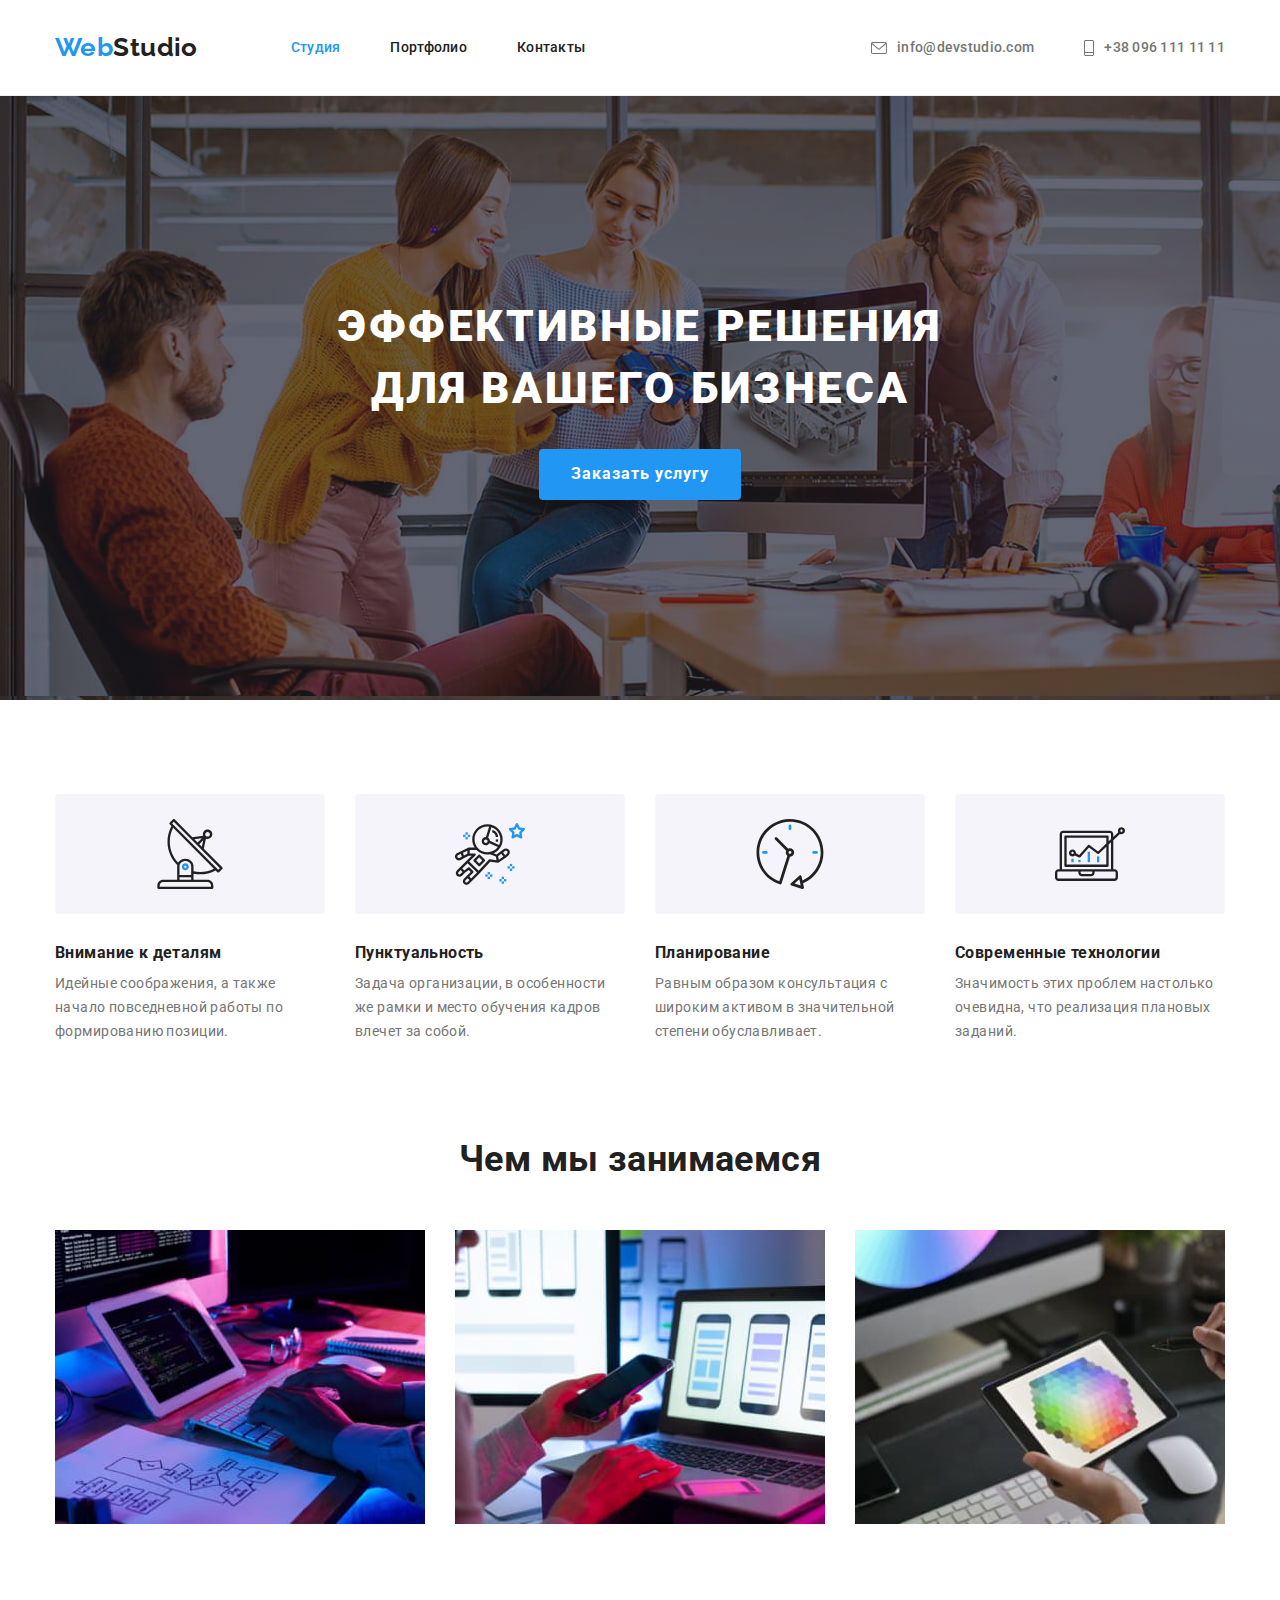
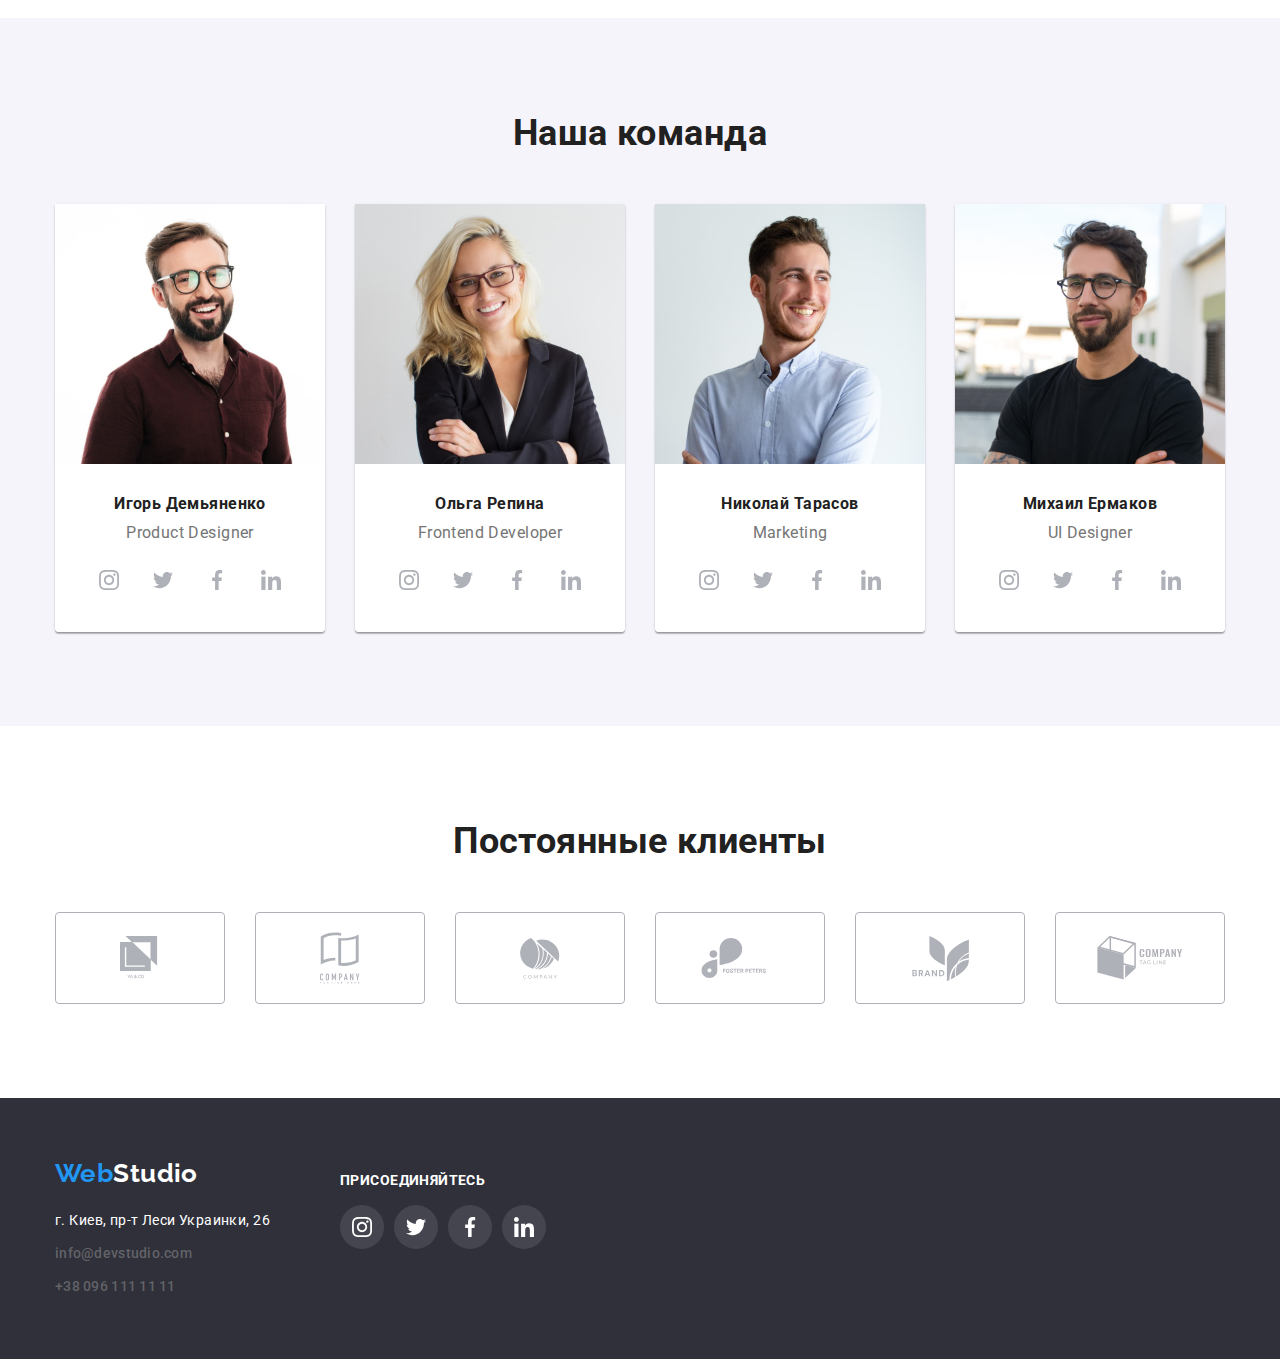
<file: index.html>
<!DOCTYPE html>
<html lang="ru">

<head>
  <meta charset="UTF-8">
  <meta http-equiv="X-UA-Compatible" content="IE=edge">
  <meta name="viewport" content="width=device-width, initial-scale=1.0">
  <title>Студия</title>
  <link rel="stylesheet" href="https://cdnjs.cloudflare.com/ajax/libs/modern-normalize/1.0.0/modern-normalize.min.css">
  <link href="https://fonts.googleapis.com/css2?family=Raleway:wght@700&family=Roboto:wght@400;500;700;900&display=swap"
    rel="stylesheet">
  <link rel="stylesheet" href="./css/style.css">

</head>

<body>
  <!-- верхний бар -->
  <header class="main-nav-border">
    <!--главная навигация-->
    <div class="container main-nav-flex">
      <nav class="main-nav-flex">
        <a class="secondary-font logo logo-top" href="./index.html"><span class="logo-blue">Web</span>Studio</a>
        <ul class="list main-nav-flex">
          <li class="main-nav-link"><a class="main-nav main-nav-on link main-nav-up" href="./index.html">Студия</a></li>
          <li class="main-nav-link"><a class="main-nav link main-nav-up" href="./portfolio.html">Портфолио</a>
          </li>
          <li class="main-nav-link"><a class="main-nav link main-nav-up" href="">Контакты</a></li>
        </ul>
      </nav>

      <!-- контакты верхнего бара -->
      <ul class="list contacts-top main-nav-flex">
        <li class="main-nav-link">
          <div class="icon-nav-up-item">
            <a class="main-nav link main-nav-up main-nav-mail-tel" href="mailto:info@devstudio.com">
              <svg class="icon-nav-up" width="16" height="12">
                <use href="./images/symbol-defs-mono.svg#icon-mail"></use>
              </svg>
              info@devstudio.com </a>
          </div>
        </li>
        <li class="main-nav-link">
          <div class="icon-nav-up-item">
            <a class="main-nav link main-nav-up main-nav-mail-tel" href="tel:+380961111111">
              <svg class="icon-nav-up" width="10" height="16">
                <use href="./images/symbol-defs-mono.svg#icon-tel"></use>
              </svg> +38
              096 111 11
              11 </a>
          </div>
        </li>
      </ul>
    </div>
  </header>

  <main>
    <!-- герой -->
    <section class="hero">
      <div class="container">
        <h1 class="hero-title">Эффективные решения <br> для вашего бизнеса</h1>
        <button class="button-one" type="button">Заказать услугу</button>
      </div>
    </section>

    <section class="section">
      <div class="container">
        <!-- достоинства веб студии -->
        <!--заголовок спрятать-->
        <h2 class="visually-hidden">Достоинства веб студии</h2>
        <ul class="list dignity">
          <li class="dignity-items">
            <div class="icon-dignity-container">
              <svg class="" width="70" height="70">
                <use class="icon-dignity-item" href="./images/symbol-defs.svg#icon-antenna"></use>
              </svg>
            </div>
            <h3 class="dignity-title">Внимание к деталям</h3>
            <p class="dignity-paragrahs">Идейные соображения, а также начало повседневной работы по
              формированию
              позиции.</p>
          </li>
          <li class="dignity-items">
            <div class="icon-dignity-container">
              <svg class="" width="70" height="70">
                <use href="./images/symbol-defs.svg#icon-astronaut"></use>
              </svg>
            </div>
            <h3 class="dignity-title">Пунктуальность</h3>
            <p class="dignity-paragrahs">Задача организации, в особенности же рамки и место обучения кадров
              влечет за
              собой.</p>
          </li>
          <li class="dignity-items">
            <div class="icon-dignity-container">
              <svg class="" width="70" height="70">
                <use href="./images/symbol-defs.svg#icon-clock"></use>
              </svg>
            </div>
            <h3 class="dignity-title">Планирование</h3>
            <p class="dignity-paragrahs">Равным образом консультация с широким активом в значительной
              степени
              обуславливает.</p>
          </li>
          <li class="dignity-items">
            <div class="icon-dignity-container">
              <svg class="" width="70" height="70">
                <use href="./images/symbol-defs.svg#icon-diagram" width="70" height="70"></use>
              </svg>
            </div>
            <h3 class="dignity-title">Современные технологии</h3>
            <p class="dignity-paragrahs">Значимость этих проблем настолько очевидна, что реализация плановых
              заданий.
            </p>
          </li>
        </ul>
      </div>
    </section>

    <!-- чем мы занимаемся -->
    <section class="section what-we-do-section">
      <div class="container">
        <h2 class="what-we-do-title">Чем мы занимаемся</h2>
        <ul class="list what-we-do-list">
          <li class="what-we-do-items"><img class="what-we-do-picture" src="./images/box0.jpg"
              alt="Набор програмного кода" width="370"></li>
          <li class="what-we-do-items"><img class="what-we-do-picture" src="./images/box1.jpg"
              alt="Розработка ПО для смартфонов" width="370"></li>
          <li class="what-we-do-items"><img class="what-we-do-picture" src="./images/box2.jpg" alt="3D моделирование"
              width="370"></li>
        </ul>
      </div>
    </section>

    <!-- наша команда -->
    <section class="section our-team">
      <div class="container">
        <h2 class="our-team-title">Наша команда</h2>
        <ul class="list our-team-list">
          <li class="our-team-items">
            <img class="our-team-picture" src="./images/img(0).jpg" alt="Брюнет в бордовой рубашке" width="270">
            <div class="our-team-name-profession">
              <h3 class="our-person">Игорь Демьяненко</h3>
              <p class="our-profession">Product Designer</p>
              <ul class="list our-team-contact">
                <li class="">
                  <a class="our-team-contact-link" href="">
                    <svg class="" width="20" height="20">
                      <use href="./images/symbol-defs-mono.svg#icon-instagram"></use>
                    </svg>
                  </a>
                </li>
                <li class="">
                  <a class="our-team-contact-link" href="">
                    <svg class="" width="20" height="20">
                      <use href="./images/symbol-defs-mono.svg#icon-twitter"></use>
                    </svg>
                  </a>
                </li>
                <li class="">
                  <a class="our-team-contact-link" href="">
                    <svg class="" width="20" height="20">
                      <use class="" href="./images/symbol-defs-mono.svg#icon-facebook"></use>
                    </svg>
                  </a>
                </li>
                <li>
                  <a class="our-team-contact-link" href="">
                    <svg class="" width="20" height="20">
                      <use href="./images/symbol-defs-mono.svg#icon-linkedin"></use>
                    </svg>
                  </a>
                </li>
              </ul>
            </div>
          </li>
          <li class="our-team-items">
            <img class="our-team-picture" src="./images/img(1).jpg" alt="Блондинка в черном пиджаке" width="270">
            <div class="our-team-name-profession">
              <h3 class="our-person">Ольга Репина</h3>
              <p class="our-profession">Frontend Developer</p>
              <ul class="list our-team-contact">
                <li class="">
                  <a class="our-team-contact-link" href="">
                    <svg class="" width="20" height="20">
                      <use href="./images/symbol-defs-mono.svg#icon-instagram"></use>
                    </svg>
                  </a>
                </li>
                <li class="">
                  <a class="our-team-contact-link" href="">
                    <svg class="" width="20" height="20">
                      <use href="./images/symbol-defs-mono.svg#icon-twitter"></use>
                    </svg>
                  </a>
                </li>
                <li class="">
                  <a class="our-team-contact-link" href="">
                    <svg class="" width="20" height="20">
                      <use class="" href="./images/symbol-defs-mono.svg#icon-facebook"></use>
                    </svg>
                  </a>
                </li>
                <li>
                  <a class="our-team-contact-link" href="">
                    <svg class="" width="20" height="20">
                      <use href="./images/symbol-defs-mono.svg#icon-linkedin"></use>
                    </svg>
                  </a>
                </li>
              </ul>
            </div>
          </li>
          <li class="our-team-items">
            <img class="our-team-picture" src="./images/img(2).jpg" alt="Брюнет в синей рубашке" width="270">
            <div class="our-team-name-profession">
              <h3 class="our-person">Николай Тарасов</h3>
              <p class="our-profession">Marketing</p>
              <ul class="list our-team-contact">
                <li class="">
                  <a class="our-team-contact-link" href="">
                    <svg class="" width="20" height="20">
                      <use href="./images/symbol-defs-mono.svg#icon-instagram"></use>
                    </svg>
                  </a>
                </li>
                <li class="">
                  <a class="our-team-contact-link" href="">
                    <svg class="" width="20" height="20">
                      <use href="./images/symbol-defs-mono.svg#icon-twitter"></use>
                    </svg>
                  </a>
                </li>
                <li class="">
                  <a class="our-team-contact-link" href="">
                    <svg class="" width="20" height="20">
                      <use class="" href="./images/symbol-defs-mono.svg#icon-facebook"></use>
                    </svg>
                  </a>
                </li>
                <li>
                  <a class="our-team-contact-link" href="">
                    <svg class="" width="20" height="20">
                      <use href="./images/symbol-defs-mono.svg#icon-linkedin"></use>
                    </svg>
                  </a>
                </li>
              </ul>
            </div>
          </li>
          <li class="our-team-items">
            <img class="our-team-picture" src="./images/img(3).jpg" alt="Брюнет в черной футболке" width="270">
            <div class="our-team-name-profession">
              <h3 class="our-person">Михаил Ермаков</h3>
              <p class="our-profession">UI Designer</p>
              <ul class="list our-team-contact">
                <li class="">
                  <a class="our-team-contact-link" href="">
                    <svg class="" width="20" height="20">
                      <use href="./images/symbol-defs-mono.svg#icon-instagram"></use>
                    </svg>
                  </a>
                </li>
                <li class="">
                  <a class="our-team-contact-link" href="">
                    <svg class="" width="20" height="20">
                      <use href="./images/symbol-defs-mono.svg#icon-twitter"></use>
                    </svg>
                  </a>
                </li>
                <li class="">
                  <a class="our-team-contact-link" href="">
                    <svg class="" width="20" height="20">
                      <use class="" href="./images/symbol-defs-mono.svg#icon-facebook"></use>
                    </svg>
                  </a>
                </li>
                <li>
                  <a class="our-team-contact-link" href="">
                    <svg class="" width="20" height="20">
                      <use href="./images/symbol-defs-mono.svg#icon-linkedin"></use>
                    </svg>
                  </a>
                </li>
              </ul>
            </div>
          </li>
        </ul>
      </div>
    </section>
    <section class="section">
      <div class="container">
        <h2 class="regular-customers-title">Постоянные клиенты</h2>
        <ul class="list regular-customers-list">
          <li>
            <a class="regular-customers-link" href="">
              <svg width="41" height="47">
                <use href="./images/symbol-defs-mono.svg#icon-logo1"></use>
              </svg>
            </a>
          </li>
          <li>
            <a class="regular-customers-link" href="">
              <svg width="40" height="52">
                <use href="./images/symbol-defs-mono.svg#icon-logo2"></use>
              </svg>
            </a>
          </li>
          <li>
            <a class="regular-customers-link" href="">
              <svg width="44" height="41">
                <use href="./images/symbol-defs-mono.svg#icon-logo3"></use>
              </svg>
            </a>
          </li>
          <li>
            <a class="regular-customers-link" href="">
              <svg width="84" height="41">
                <use href="./images/symbol-defs-mono.svg#icon-logo4"></use>
              </svg>
            </a>
          </li>
          <li>
            <a class="regular-customers-link" href="">
              <svg width="63" height="45">
                <use href="./images/symbol-defs-mono.svg#icon-logo5"></use>
              </svg>
            </a>
          </li>
          <li>
            <a class="regular-customers-link" href="">
              <svg width="94" height="44">
                <use href="./images/symbol-defs-mono.svg#icon-logo6"></use>
              </svg>
            </a>
          </li>
        </ul>
      </div>
    </section>
  </main>

  <!-- подвал -->
  <footer class="basement-footer">
    <div class="container">
      <div class="address-footer-contacts">
        <address class="address-footer">
          <a class="secondary-font logo logo-white" href="./index.html"><span class="logo-blue">Web</span>Studio</a>
          <ul class="list address-footer-list">
            <li><span class="link footer-contacts location-address">г. Киев, пр-т Леси Украинки, 26</span></li>
            <li class="address-footer-mailto"><a class="link main-nav footer-contacts"
                href="mailto:info@devstudio.com">info@devstudio.com</a>
            </li>
            <li><a class="link main-nav footer-contacts" href="tel:+380961111111">+38 096 111 11 11</a></li>
          </ul>
        </address>
        <div>
          <h3 class="footer-contacts-title">присоединяйтесь</h3>
          <ul class="list footer-contact">
            <li class="footer-contact-list">
              <a class="footer-contact-link" href="">
                <svg class="" width="20" height="20">
                  <use href="./images/symbol-defs-mono.svg#icon-instagram"></use>
                </svg>
              </a>
            </li>
            <li class="footer-contact-list">
              <a class="footer-contact-link" href="">
                <svg class="" width="20" height="20">
                  <use href="./images/symbol-defs-mono.svg#icon-twitter"></use>
                </svg>
              </a>
            </li>
            <li class="footer-contact-list">
              <a class="footer-contact-link" href="">
                <svg class="" width="20" height="20">
                  <use class="" href="./images/symbol-defs-mono.svg#icon-facebook"></use>
                </svg>
              </a>
            </li>
            <li class="footer-contact-list">
              <a class="footer-contact-link" href="">
                <svg class="" width="20" height="20">
                  <use href="./images/symbol-defs-mono.svg#icon-linkedin"></use>
                </svg>
              </a>
            </li>
          </ul>
        </div>
      </div>
    </div>
  </footer>
</body>

</html>
</file>
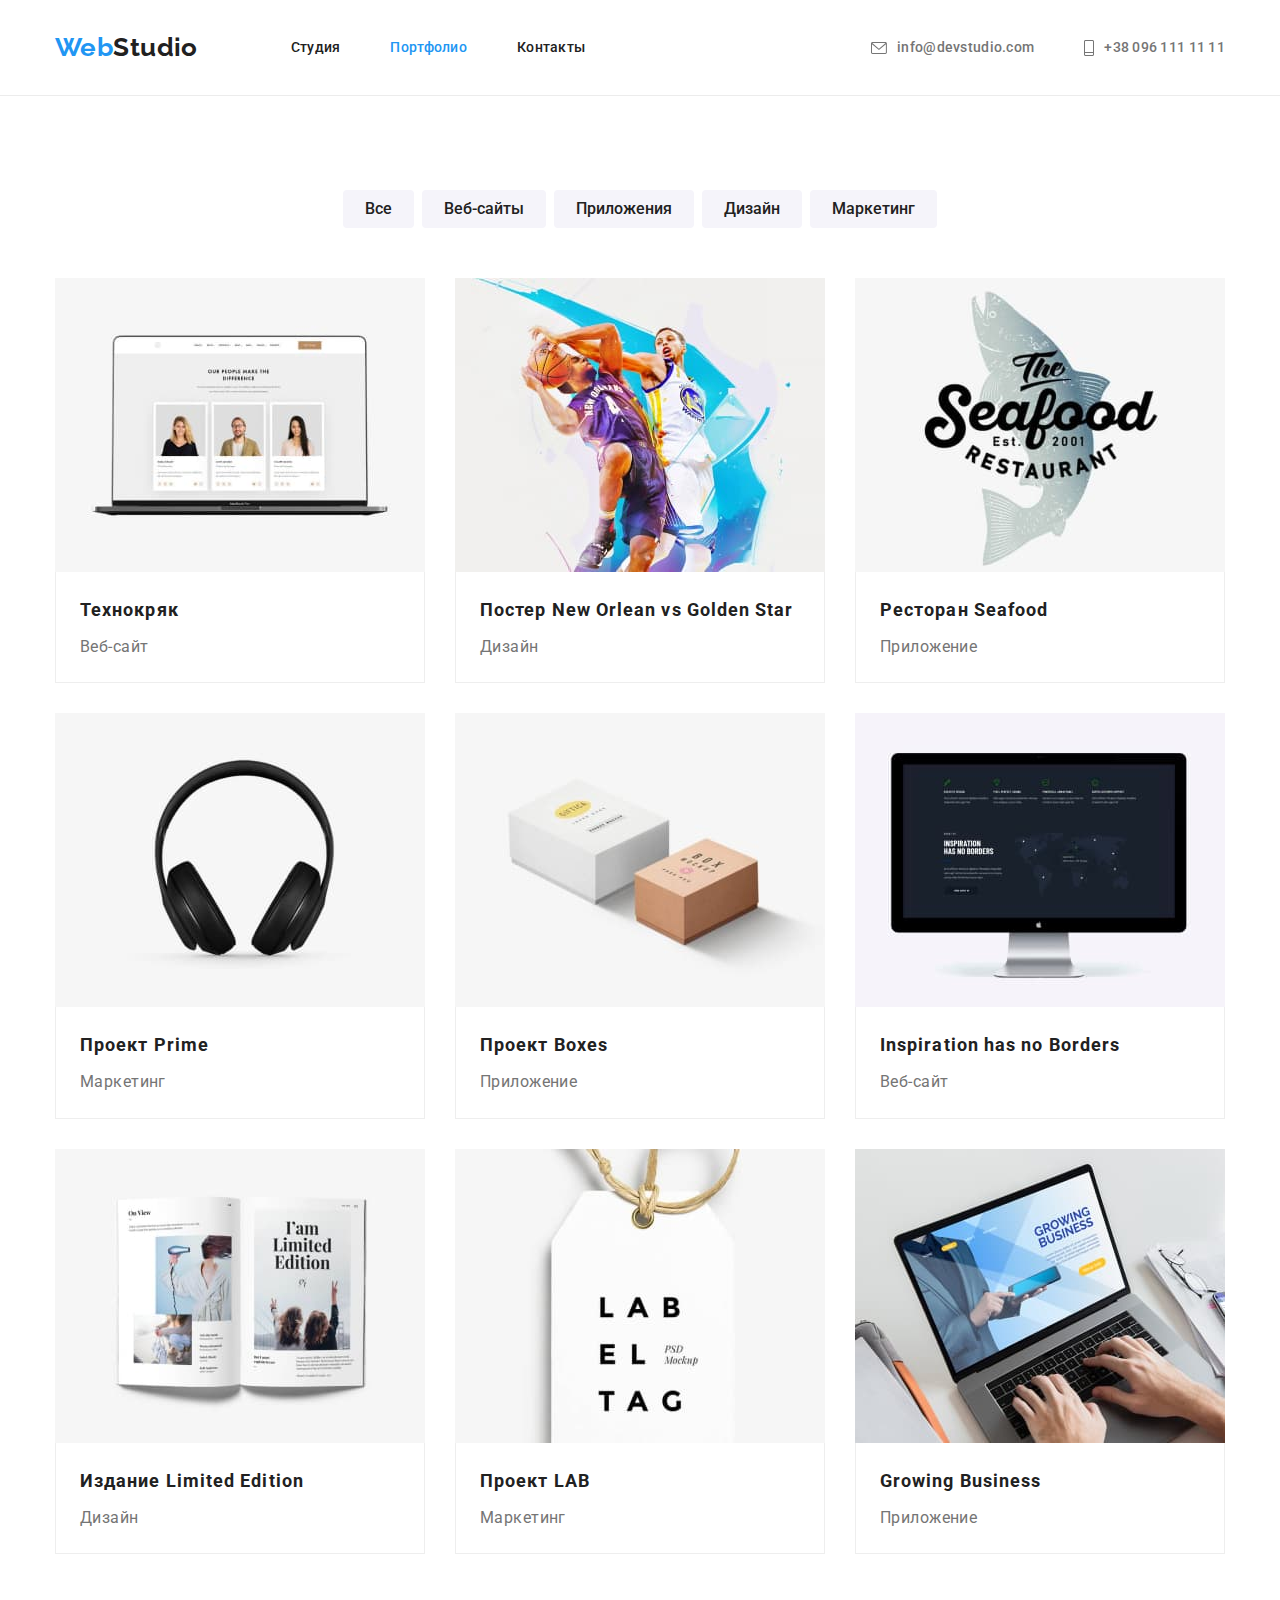
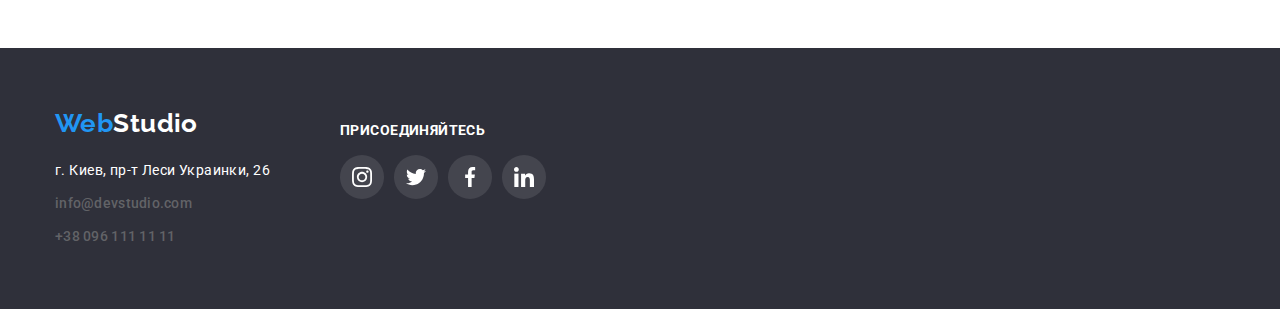
<file: portfolio.html>
<!DOCTYPE html>
<html lang="ru">

<head>
  <meta charset="UTF-8">
  <meta http-equiv="X-UA-Compatible" content="IE=edge">
  <meta name="viewport" content="width=device-width, initial-scale=1.0">
  <title>Студия</title>
  <link rel="stylesheet" href="https://cdnjs.cloudflare.com/ajax/libs/modern-normalize/1.0.0/modern-normalize.min.css">
  <link href="https://fonts.googleapis.com/css2?family=Raleway:wght@700&family=Roboto:wght@400;500;700;900&display=swap"
    rel="stylesheet">
  <link rel="stylesheet" href="./css/style.css">

</head>


<body>
  <!-- верхний бар -->
  <header class="main-nav-border">
    <!--главная навигация-->
    <div class="container main-nav-flex">
      <nav class="main-nav-flex">
        <a class="secondary-font logo logo-top" href="./index.html"><span class="logo-blue">Web</span>Studio</a>
        <ul class="list main-nav-flex">
          <li class="main-nav-link"><a class="main-nav link main-nav-up" href="./index.html">Студия</a></li>
          <li class="main-nav-link"><a class="main-nav main-nav-on link main-nav-up"
              href="./portfolio.html">Портфолио</a></li>
          <li class="main-nav-link"><a class="main-nav link main-nav-up" href="">Контакты</a></li>
        </ul>
      </nav>
      <!-- контакты верхнего бара -->
      <ul class="list contacts-top main-nav-flex">
        <li class="main-nav-link">
          <div class="icon-nav-up-item">
            <a class="main-nav link main-nav-up main-nav-mail-tel" href="mailto:info@devstudio.com">
              <svg class="icon-nav-up" width="16" height="12">
                <use href="./images/symbol-defs-mono.svg#icon-mail"></use>
              </svg>
              info@devstudio.com </a>
          </div>
        </li>
        <li class="main-nav-link">
          <div class="icon-nav-up-item">
            <a class="main-nav link main-nav-up main-nav-mail-tel" href="tel:+380961111111">
              <svg class="icon-nav-up" width="10" height="16">
                <use href="./images/symbol-defs-mono.svg#icon-tel"></use>
              </svg> +38
              096 111 11
              11 </a>
          </div>
        </li>
      </ul>
    </div>
  </header>

  <main>
    <section class="section">
      <div class="container">
        <h1 class="visually-hidden">Портфолио</h1>
        <!--заголовок спрятать-->
        <h2 class="visually-hidden">Фильтр</h2>
        <ul class="list buttons-list">
          <li class="button-two-collection"><button class="button-two" type="button">Все</button></li>
          <li class="button-two-collection"><button class="button-two" type="button">Веб-сайты</button></li>
          <li class="button-two-collection"><button class="button-two" type="button">Приложения</button></li>
          <li class="button-two-collection"><button class="button-two" type="button">Дизайн</button></li>
          <li class="button-two-collection"><button class="button-two" type="button">Маркетинг</button></li>
        </ul>

        <!--заголовок спрятать-->
        <h2 class="visually-hidden">Проекты</h2>
        <ul class="list collection-list">
          <li class="collection-items">
            <a class="link collection-link" href="">
              <img class="collection-picture" src="./images/img04.jpg" alt="Ноутбук" width="370">
              <div class="collection-title-profession">
                <h3 class="projects-title">Технокряк</h3>
                <p class="projects-profession">Веб-сайт</p>
              </div>
            </a>
          </li>
          <li class="collection-items">
            <a class="link" href="">
              <img class="collection-picture" src="./images/img05.jpg" alt="Два баскетболиста играют" width="370">
              <div class="collection-title-profession">
                <h3 class="projects-title">Постер New Orlean vs Golden Star</h3>
                <p class="projects-profession">Дизайн</p>
              </div>
            </a>
          </li>
          <li class="collection-items">
            <a class="link" href="">
              <img class="collection-picture" src="./images/img06.jpg"
                alt="Название ресторана на фоне емблемы в форме рыбы" width="370">
              <div class="collection-title-profession">
                <h3 class="projects-title">Ресторан Seafood</h3>
                <p class="projects-profession">Приложение</p>
              </div>
            </a>
          </li>
          <li class="collection-items">
            <a class="link" href="">
              <img class="collection-picture" src="./images/img07.jpg" alt="Накладные наушники" width="370">
              <div class="collection-title-profession">
                <h3 class="projects-title">Проект Prime</h3>
                <p class="projects-profession">Маркетинг</p>
              </div>
            </a>
          </li>
          <li class="collection-items">
            <a class="link" href="">
              <img class="collection-picture" src="./images/img08.jpg"
                alt="Две коробки, одн коричневая, вторая вдвое больше по розмеру и белого цвета" width="370">
              <div class="collection-title-profession">
                <h3 class="projects-title">Проект Boxes</h3>
                <p class="projects-profession">Приложение</p>
              </div>
            </a>
          </li>
          <li class="collection-items">
            <a class="link" href="">
              <img class="collection-picture" src="./images/img09.jpg" alt="Монитор персонального компютера"
                width="370">
              <div class="collection-title-profession">
                <h3 class="projects-title">Inspiration has no Borders</h3>
                <p class="projects-profession">Веб-сайт</p>
              </div>
            </a>
          </li>
          <li class="collection-items">
            <a class="link" href="">
              <img class="collection-picture" src="./images/img10.jpg" alt="Раскрытая книга" width="370">
              <div class="collection-title-profession">
                <h3 class="projects-title">Издание Limited Edition</h3>
                <p class="projects-profession">Дизайн</p>
              </div>
            </a>
          </li>
          <li class="collection-items">
            <a class="link" href="">
              <img class="collection-picture" src="./images/img11.jpg" alt="Бирка на веревке" width="370">
              <div class="collection-title-profession">
                <h3 class="projects-title">Проект LAB</h3>
                <p class="projects-profession">Маркетинг</p>
              </div>
            </a>
          </li>
          <li class="collection-items">
            <a class="link" href="">
              <img class="collection-picture" src="./images/img12.jpg" alt="Ноутбук" width="370">
              <div class="collection-title-profession">
                <h3 class="projects-title">Growing Business</h3>
                <p class="projects-profession">Приложение</p>
              </div>
            </a>
          </li>
        </ul>
      </div>
    </section>
  </main>

  <!-- подвал -->
  <footer class="basement-footer">
    <div class="container">
      <div class="address-footer-contacts">
        <address class="address-footer">
          <a class="secondary-font logo logo-white" href="./index.html"><span class="logo-blue">Web</span>Studio</a>
          <ul class="list address-footer-list">
            <li><span class="link footer-contacts location-address">г. Киев, пр-т Леси Украинки, 26</span></li>
            <li class="address-footer-mailto"><a class="link main-nav footer-contacts"
                href="mailto:info@devstudio.com">info@devstudio.com</a>
            </li>
            <li><a class="link main-nav footer-contacts" href="tel:+380961111111">+38 096 111 11 11</a></li>
          </ul>
        </address>
        <div>
          <h3 class="footer-contacts-title">присоединяйтесь</h3>
          <ul class="list footer-contact">
            <li class="footer-contact-list">
              <a class="footer-contact-link" href="">
                <svg class="" width="20" height="20">
                  <use href="./images/symbol-defs-mono.svg#icon-instagram"></use>
                </svg>
              </a>
            </li>
            <li class="footer-contact-list">
              <a class="footer-contact-link" href="">
                <svg class="" width="20" height="20">
                  <use href="./images/symbol-defs-mono.svg#icon-twitter"></use>
                </svg>
              </a>
            </li>
            <li class="footer-contact-list">
              <a class="footer-contact-link" href="">
                <svg class="" width="20" height="20">
                  <use class="" href="./images/symbol-defs-mono.svg#icon-facebook"></use>
                </svg>
              </a>
            </li>
            <li class="footer-contact-list">
              <a class="footer-contact-link" href="">
                <svg class="" width="20" height="20">
                  <use href="./images/symbol-defs-mono.svg#icon-linkedin"></use>
                </svg>
              </a>
            </li>
          </ul>
        </div>
      </div>
    </div>
  </footer>

</body>

</html>
</file>
<file: css/style.css>
html {
  box-sizing: border-box;
}

*,
*::after,
*::before {
  box-sizing: inherit;
}

/* Клас скрывающий элементы */
.visually-hidden {
  position: absolute !important;
  clip: rect(1px 1px 1px 1px);
  clip: rect(1px, 1px, 1px, 1px);
  padding: 0 !important;
  border: 0 !important;
  height: 1px !important;
  width: 1px !important;
  overflow: hidden;
}

/* color */
:root {
  /* background-color */
  --main-white-color: #ffffff;
  --hero-footer-bg-color: #2f303a;
  --section-bg-color: #f5f4fa;

  /* font-color */
  --main-text-color: #212121;
  --second-text-color: #757575;
  --third-text-color: #2196f3;
  --icon-color-one: #afb1b8;
}

/* main parameters */
body {
  background-color: var(--main-white-color);
  color: var(--main-text-color);
  font-family: Roboto, sans-serif;
  font-size: 14px;
  letter-spacing: 0.03em;
}

.container {
  width: 1200px;
  margin-left: auto;
  margin-right: auto;
  padding-left: 15px;
  padding-right: 15px;
}

.section {
  padding-top: 94px;
  padding-bottom: 94px;
}

/* Стили для обнуления верхних отступов у элементов */
h1,
h2,
h3,
h4,
h5,
h6,
p {
  margin-top: 0;
  margin-left: 0;
}

ul {
  margin-top: 0;
  margin-bottom: 0;
  padding-left: 0;
}
/* список + ссылка */
.list {
  list-style: none;
}

.link {
  color: var(--main-text-color);
  text-decoration: none;
}

/* nav */
.main-nav {
  display: inline-block;

  font-weight: 500;
  line-height: 1.14;
  letter-spacing: 0.02em;
}

.main-nav-flex {
  display: flex;
  align-items: center;
}

.main-nav-up {
  display: inline-block;
  padding-top: 32px;
  padding-bottom: 32px;
}

.main-nav-link:not(:last-child) {
  margin-right: 50px;
}

.main-nav-border {
  border-bottom: 1px solid #ececec;
}

.main-nav-mail-tel {
  display: flex;
  align-items: center;
  color: var(--second-text-color);
}

/*  логотип */

.logo {
  font-weight: bold;
  font-size: 26px;
  line-height: 1.2;
  text-decoration: none;
}

.logo-top {
  padding-top: 32px;
  padding-bottom: 32px;
  margin-right: 93px;
}

.basement-footer .logo-white {
  color: var(--main-white-color);
}

.logo-blue,
.main-nav:focus,
.main-nav:hover,
.main-nav-on {
  color: var(--third-text-color);
}

.contacts-top {
  margin-left: auto;
}

.icon-nav-up-item {
  fill: var(--second-text-color);
}

.icon-nav-up {
  margin-right: 10px;
}

.icon-nav-up-item:hover {
  fill: var(--third-text-color);
}

/* герой */
.hero {
  max-width: 1600px;
  text-align: center;
  margin-left: auto;
  margin-right: auto;
  padding-top: 200px;
  padding-bottom: 200px;
  background-image: linear-gradient(rgba(47, 48, 58, 0.4), rgba(47, 48, 58, 0.4)), url(../images/hero.jpg);
  background-color: var(--hero-footer-bg-color);
  color: var(--main-white-color);
}

.hero-title {
  text-transform: uppercase;
  margin-bottom: 30px;
}

.hero-title {
  font-weight: 900;
  font-size: 44px;
  line-height: 1.4;
  text-align: center;
  letter-spacing: 0.06em;
}

/* buttons */
.button-one {
  padding: 10px 32px;
  border: none;
  border-radius: 4px;

  min-width: 200px;
  font-family: Roboto, sans-serif;
  cursor: pointer;
  font-weight: 700;
  font-size: 16px;
  line-height: 1.9;
  letter-spacing: 0.06em;
  background-color: var(--third-text-color);
  color: var(--main-white-color);
}

.button-one:hover,
.button-one:focus {
  background-color: #188ce8;
  color: var(--main-white-color);
}

.button-two {
  padding: 6px 22px;
  border: none;

  font-family: Roboto, sans-serif;
  cursor: pointer;
  font-weight: 500;
  font-size: 16px;
  line-height: 1.6;
  border-radius: 4px;
  background-color: var(--section-bg-color);
  color: var(--main-text-color);
}

.button-two:hover,
.button-two:focus {
  background-color: var(--third-text-color);
  color: var(--main-white-color);
  box-shadow: 0px 3px 1px rgba(0, 0, 0, 0.1), 0px 1px 2px rgba(0, 0, 0, 0.08), 0px 2px 2px rgba(0, 0, 0, 0.12);
}

.button-two-collection:not(:last-child) {
  margin-right: 8px;
}

.buttons-list {
  display: flex;
  justify-content: center;
  margin-bottom: 50px;
}

/* достоинства веб студии */

.dignity {
  display: flex;
}

.dignity-title {
  margin-bottom: 10px;
  line-height: 1.14;
}

.dignity-paragrahs {
  margin-bottom: 0;
  color: var(--second-text-color);
  line-height: 1.7;
}

.dignity-items:not(:last-child) {
  margin-right: 30px;
}

.icon-dignity-container {
  display: flex;
  justify-content: center;
  align-items: center;
  width: 270px;
  height: 120px;
  background: #f5f4fa;
  border-radius: 4px;
  margin-bottom: 30px;
}

/* чем мы занимаемся */
.what-we-do-section {
  padding-top: 0;
}

.what-we-do-title,
.our-team-title,
.regular-customers-title {
  margin-bottom: 50px;
  font-weight: 700;
  font-size: 36px;
  line-height: 42px;
  text-align: center;
}

.what-we-do-list {
  display: flex;
  flex-wrap: wrap;
}

.what-we-do-items:not(:last-child) {
  margin-right: 30px;
}

.what-we-do-picture,
.our-team-picture,
.collection-picture {
  display: block;
  max-width: 100%;
  height: auto;
}

/* наша команда */
.our-team {
  margin-left: auto;
  margin-right: auto;
  background-color: var(--section-bg-color);
}

.our-person {
  margin-bottom: 10px;
  font-weight: 700;
  font-size: 16px;
  line-height: 1.2;
}

.our-profession {
  margin-bottom: 16px;

  color: var(--second-text-color);
  font-size: 16px;
  line-height: 1.2;
}

.our-team-contact {
  display: flex;
  justify-content: space-between;
  padding-left: 32px;
  padding-right: 32px;
}

.our-team-contact-link {
  height: 44px;
  width: 44px;
  display: flex;
  align-items: center;
  justify-content: center;
  fill: var(--icon-color-one);
  border-radius: 50%;
}

.our-team-contact-link:hover,
.our-team-contact-link:focus {
  fill: var(--main-white-color);
  background-color: var(--third-text-color);
}

.our-team-container {
  display: flex;
  align-items: center;
  justify-content: center;
  height: 44px;
  width: 44px;
}

.our-team-list {
  display: flex;
  flex-wrap: wrap;
}

.our-team-name-profession {
  text-align: center;
  background-color: var(--main-white-color);
  padding-top: 30px;
  padding-bottom: 30px;
  border-radius: 0px 0px 4px 4px;
}

.our-team-items {
  box-shadow: 0px 1px 3px rgba(0, 0, 0, 0.12), 0px 1px 1px rgba(0, 0, 0, 0.14), 0px 2px 1px rgba(0, 0, 0, 0.2);
  border-radius: 0px 0px 4px 4px;
}

.our-team-items:not(:last-child) {
  margin-right: 30px;
}

/* протфолио */
/* проекты */
.projects-title {
  margin-bottom: 4px;
  font-weight: 700;
  font-size: 18px;
  line-height: 2;
  letter-spacing: 0.06em;
}

.projects-profession {
  margin-bottom: 0;
  color: var(--second-text-color);
  font-size: 16px;
  line-height: 1.9;
}

.collection-link {
  border-radius: 0px 0px 4px 4px;
}
.collection-title-profession {
  border: 1px solid #eeeeee;
  border-top: inherit;
  background-color: var(--main-white-color);
  padding-top: 20px;
  padding-right: 24px;
  padding-bottom: 20px;
  padding-left: 24px;
}

.collection-list {
  display: flex;
  flex-wrap: wrap;
}

.collection-items {
  margin-right: 30px;
  margin-bottom: 30px;
}

.collection-items:hover {
  box-shadow: 0px 1px 1px rgba(0, 0, 0, 0.12), 0px 4px 4px rgba(0, 0, 0, 0.06), 1px 4px 6px rgba(0, 0, 0, 0.16);
}

.collection-items:nth-child(3n + 3) {
  margin-right: 0;
}

.collection-items:nth-last-child(-n + 3) {
  margin-bottom: 0;
}

/* Постоянные клиенты */
.regular-customers-list {
  display: flex;
  justify-content: space-between;
}

.regular-customers-link {
  width: 170px;
  height: 92px;
  display: flex;
  align-items: center;
  justify-content: center;
  fill: var(--icon-color-one);
  border: 1px solid var(--icon-color-one);
  border-radius: 4px;
}

.regular-customers-link:focus,
.regular-customers-link:hover {
  fill: var(--third-text-color);
  border: 1px solid var(--third-text-color);
}
/* подвал */

.secondary-font {
  font-family: Raleway, sans-serif;
  color: var(--main-text-color);
  font-style: normal;
}

.footer-contacts {
  font-style: normal;
  line-height: 1.7;
  color: rgba(134, 134, 134, 0.6);
}

.footer-contacts-link {
  display: flex;
}

.basement-footer {
  margin-left: auto;
  margin-right: auto;
  padding-top: 60px;
  padding-bottom: 60px;
  background-color: var(--hero-footer-bg-color);
  color: var(--main-white-color);
}

.address-footer {
  margin-right: 70px;
}

.address-footer-list {
  margin-top: 20px;
}

.location-address {
  background-color: var(--hero-footer-bg-color);
  color: var(--main-white-color);
}

.address-footer-mailto {
  margin-top: 9px;
  margin-bottom: 9px;
}

.address-footer-contacts {
  display: flex;
}

.footer-contacts-title {
  text-transform: uppercase;
  font-style: normal;
  font-size: 14px;
  line-height: 1.5;
  margin-top: 12px;
}

.footer-contact {
  display: flex;
}

.footer-contact-list:not(:last-child) {
  margin-right: 10px;
}

.footer-contact-link {
  height: 44px;
  width: 44px;
  display: flex;
  align-items: center;
  justify-content: center;
  fill: var(--main-white-color);
  border-radius: 50%;
  background-color: rgba(255, 255, 255, 0.1);
}

.footer-contact-link:hover,
.footer-contact-link:focus {
  fill: var(--main-white-color);
  background-color: var(--third-text-color);
}
</file>
